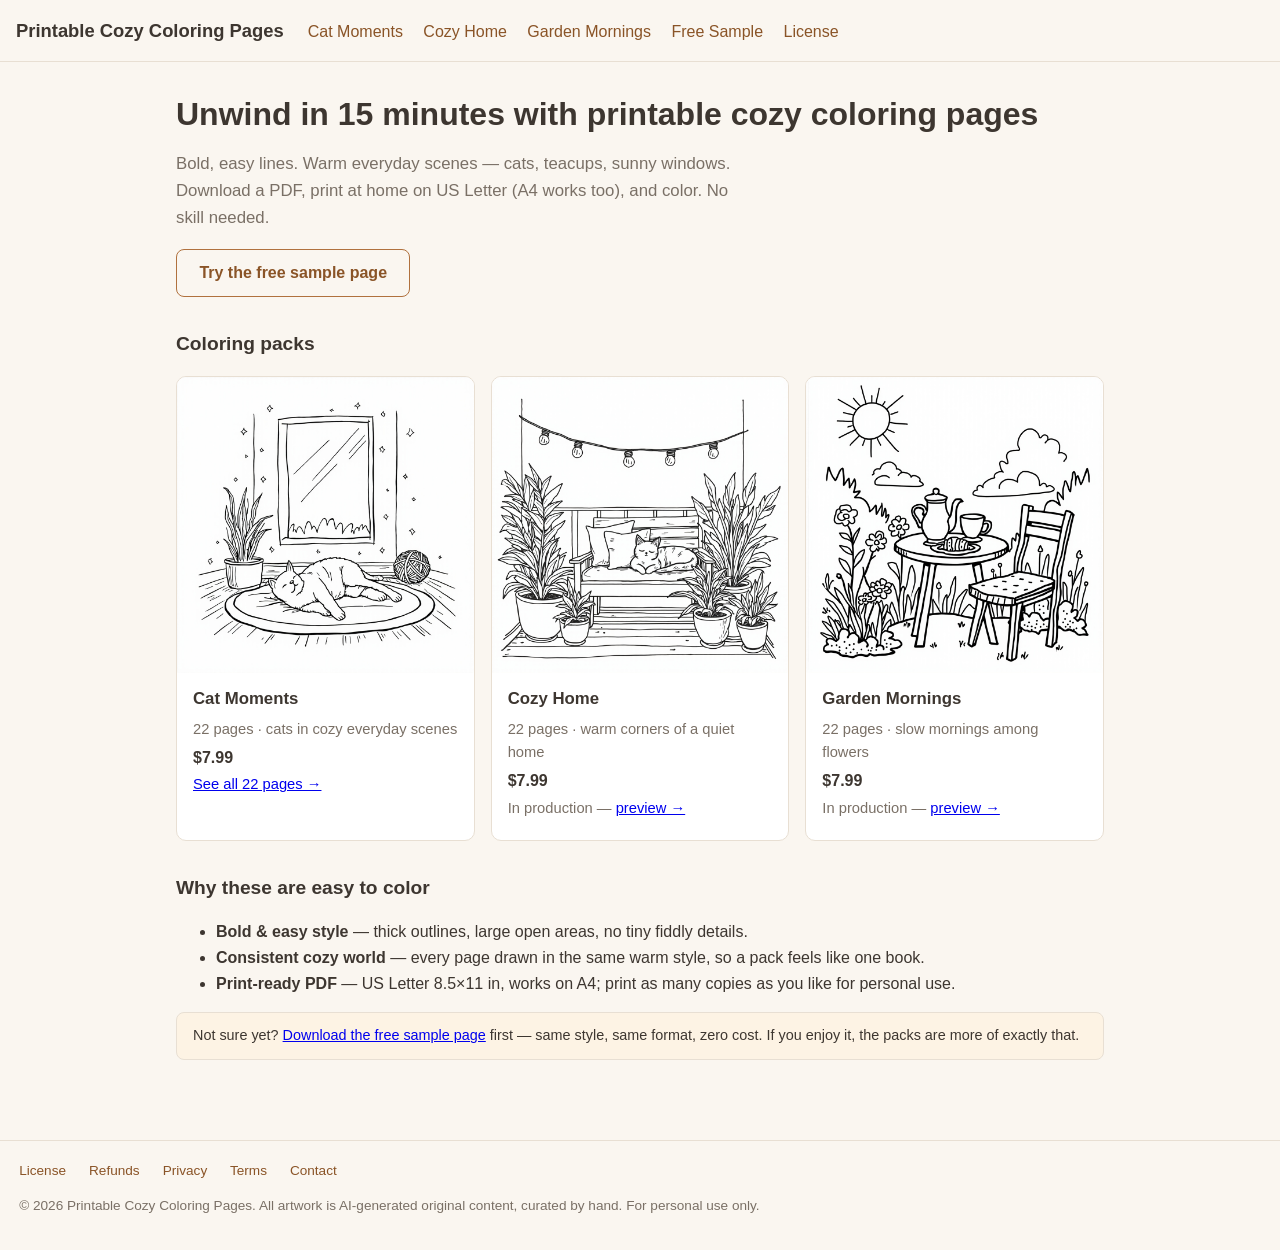
<file: index.html>
<!DOCTYPE html>
<html lang="en">
<head>
<meta charset="utf-8">
<meta name="viewport" content="width=device-width, initial-scale=1">
<title>Printable Cozy Coloring Pages — Bold &amp; Easy, Instant PDF</title>
<meta name="description" content="Unwind in 15 minutes with printable cozy coloring pages — bold, easy lines, warm everyday scenes: cats, teacups, sunny windows. Download a PDF and print at home.">
<link rel="canonical" href="https://cozy.pulu.plus/">
<meta property="og:title" content="Printable Cozy Coloring Pages — Bold &amp; Easy, Instant PDF">
<meta property="og:description" content="Unwind in 15 minutes with printable cozy coloring pages — bold, easy lines, warm everyday scenes: cats, teacups, sunny windows. Download a PDF and print at home.">
<meta property="og:url" content="https://cozy.pulu.plus/">
<meta property="og:type" content="website">
<link rel="stylesheet" href="style.css">
</head>
<body>
<header class="site">
  <a class="brand" href="index.html">Printable Cozy Coloring Pages</a>
  <nav>
    <a href="cat-moments.html">Cat Moments</a>
    <a href="cozy-home.html">Cozy Home</a>
    <a href="garden-mornings.html">Garden Mornings</a>
    <a href="free-sample.html">Free Sample</a>
    <a href="license.html">License</a>
  </nav>
</header>

<main>
  <section class="hero">
    <h1>Unwind in 15 minutes with printable cozy coloring pages</h1>
    <p class="lede">Bold, easy lines. Warm everyday scenes — cats, teacups, sunny windows.
    Download a PDF, print at home on US Letter (A4 works too), and color. No skill needed.</p>
    <p><a class="btn secondary" href="free-sample.html">Try the free sample page</a></p>
  </section>

  <h2>Coloring packs</h2>
  <div class="grid">
    <div class="card">
      <a class="cover" href="cat-moments.html"><img src="../assets/packs/cat-moments/A5-sunbeam.jpg" alt="Cat napping in a sunbeam — Cat Moments pack cover"></a>
      <div class="body">
        <h3>Cat Moments</h3>
        <p>22 pages · cats in cozy everyday scenes</p>
        <p class="price">$7.99</p>
        <p><a href="cat-moments.html">See all 22 pages →</a></p>
      </div>
    </div>
    <div class="card">
      <a class="cover" href="cozy-home.html"><img src="../assets/samples/sample-06-balcony.jpg" alt="Balcony with plants — Cozy Home pack cover"></a>
      <div class="body">
        <h3>Cozy Home</h3>
        <p>22 pages · warm corners of a quiet home</p>
        <p class="price">$7.99</p>
        <p>In production — <a href="cozy-home.html">preview →</a></p>
      </div>
    </div>
    <div class="card">
      <a class="cover" href="garden-mornings.html"><img src="../assets/samples/sample-03-garden-breakfast.jpg" alt="Garden breakfast table — Garden Mornings pack cover"></a>
      <div class="body">
        <h3>Garden Mornings</h3>
        <p>22 pages · slow mornings among flowers</p>
        <p class="price">$7.99</p>
        <p>In production — <a href="garden-mornings.html">preview →</a></p>
      </div>
    </div>
  </div>

  <h2>Why these are easy to color</h2>
  <ul>
    <li><strong>Bold &amp; easy style</strong> — thick outlines, large open areas, no tiny fiddly details.</li>
    <li><strong>Consistent cozy world</strong> — every page drawn in the same warm style, so a pack feels like one book.</li>
    <li><strong>Print-ready PDF</strong> — US Letter 8.5×11 in, works on A4; print as many copies as you like for personal use.</li>
  </ul>

  <div class="note">
    Not sure yet? <a href="free-sample.html">Download the free sample page</a> first — same style,
    same format, zero cost. If you enjoy it, the packs are more of exactly that.
  </div>
</main>

<footer class="site">
  <nav>
    <a href="license.html">License</a>
    <a href="refund.html">Refunds</a>
    <a href="privacy.html">Privacy</a>
    <a href="terms.html">Terms</a>
    <a href="contact.html">Contact</a>
  </nav>
  <p>© 2026 Printable Cozy Coloring Pages. All artwork is AI-generated original content, curated by hand. For personal use only.</p>
</footer>
</body>
</html>
</file>
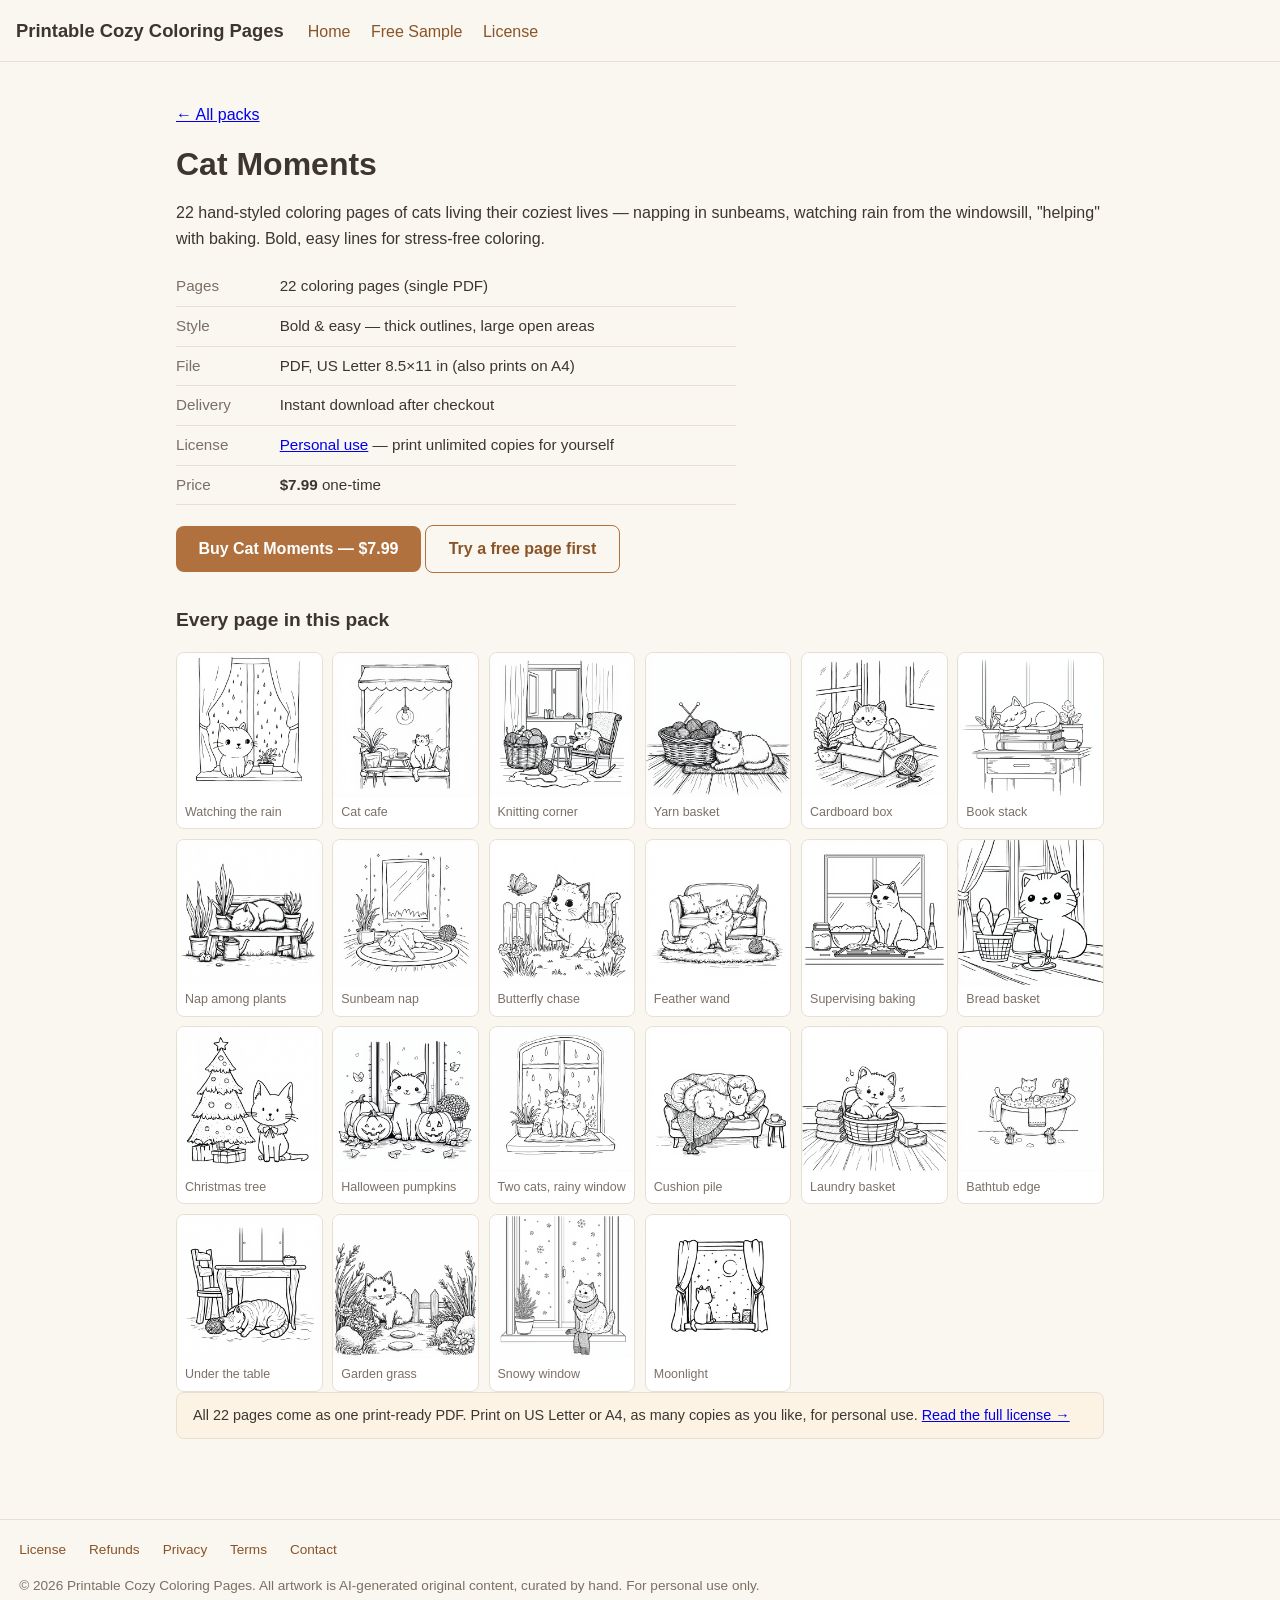
<file: cat-moments.html>
<!DOCTYPE html>
<html lang="en">
<head>
<meta charset="utf-8">
<meta name="viewport" content="width=device-width, initial-scale=1">
<title>Cat Moments — 22 Printable Coloring Pages ($7.99)</title>
<meta name="description" content="22 printable coloring pages of cats in cozy everyday scenes — yarn baskets, sunny windowsills, bathtub naps. Bold &amp; easy lines, instant PDF download, print at home. $7.99.">
<link rel="canonical" href="https://cozy.pulu.plus/cat-moments.html">
<meta property="og:title" content="Cat Moments — 22 Printable Coloring Pages ($7.99)">
<meta property="og:description" content="22 printable coloring pages of cats in cozy everyday scenes — yarn baskets, sunny windowsills, bathtub naps. Bold &amp; easy lines, instant PDF download, print at home. $7.99.">
<meta property="og:url" content="https://cozy.pulu.plus/cat-moments.html">
<meta property="og:type" content="website">
<meta property="og:image" content="https://cozy.pulu.plus/assets/samples/sample-02-cat-window.jpg">
<link rel="stylesheet" href="style.css">
</head>
<body>
<header class="site">
  <a class="brand" href="index.html">Printable Cozy Coloring Pages</a>
  <nav>
    <a href="index.html">Home</a>
    <a href="free-sample.html">Free Sample</a>
    <a href="license.html">License</a>
  </nav>
</header>

<main>
  <p><a href="index.html">← All packs</a></p>
  <h1>Cat Moments</h1>
  <p class="lede">22 hand-styled coloring pages of cats living their coziest lives — napping in
  sunbeams, watching rain from the windowsill, "helping" with baking. Bold, easy lines for
  stress-free coloring.</p>

  <table class="spec-table">
    <tr><td>Pages</td><td>22 coloring pages (single PDF)</td></tr>
    <tr><td>Style</td><td>Bold &amp; easy — thick outlines, large open areas</td></tr>
    <tr><td>File</td><td>PDF, US Letter 8.5×11 in (also prints on A4)</td></tr>
    <tr><td>Delivery</td><td>Instant download after checkout</td></tr>
    <tr><td>License</td><td><a href="license.html">Personal use</a> — print unlimited copies for yourself</td></tr>
    <tr><td>Price</td><td><strong>$7.99</strong> one-time</td></tr>
  </table>

  <p style="margin-top:1.2rem">
    <a class="btn" href="#" data-checkout-product="PROD_6fKMDvaYbG8PzTMGIL0THs">Buy Cat Moments — $7.99</a>
    <a class="btn secondary" href="free-sample.html">Try a free page first</a>
  </p>

  <h2>Every page in this pack</h2>
  <div class="thumbs">
    <figure><img src="../assets/samples/sample-02-cat-window.jpg" alt="Cat watching rain from the window"><figcaption>Watching the rain</figcaption></figure>
    <figure><img src="../assets/samples/sample-04-cat-cafe.jpg" alt="Cat at a window seat in a cat cafe"><figcaption>Cat cafe</figcaption></figure>
    <figure><img src="../assets/samples/sample-09-knitting.jpg" alt="Cat in a knitting corner"><figcaption>Knitting corner</figcaption></figure>
    <figure><img src="../assets/packs/cat-moments/A1-yarn-basket.jpg" alt="Cat beside a yarn basket"><figcaption>Yarn basket</figcaption></figure>
    <figure><img src="../assets/packs/cat-moments/A2-cardboard-box.jpg" alt="Cat sitting in a cardboard box"><figcaption>Cardboard box</figcaption></figure>
    <figure><img src="../assets/packs/cat-moments/A3-book-stack.jpg" alt="Cat lounging on a stack of books"><figcaption>Book stack</figcaption></figure>
    <figure><img src="../assets/packs/cat-moments/A4-plants-nap.jpg" alt="Cat napping among potted plants"><figcaption>Nap among plants</figcaption></figure>
    <figure><img src="../assets/packs/cat-moments/A5-sunbeam.jpg" alt="Cat napping in a sunbeam"><figcaption>Sunbeam nap</figcaption></figure>
    <figure><img src="../assets/packs/cat-moments/A6-butterfly.jpg" alt="Cat chasing a butterfly"><figcaption>Butterfly chase</figcaption></figure>
    <figure><img src="../assets/packs/cat-moments/A7-feather-wand.jpg" alt="Cat playing with a feather wand"><figcaption>Feather wand</figcaption></figure>
    <figure><img src="../assets/packs/cat-moments/A8-baking-watch.jpg" alt="Cat supervising baking"><figcaption>Supervising baking</figcaption></figure>
    <figure><img src="../assets/packs/cat-moments/A9-bread-basket.jpg" alt="Cat beside a bread basket"><figcaption>Bread basket</figcaption></figure>
    <figure><img src="../assets/packs/cat-moments/A10-christmas-tree.jpg" alt="Cat beside a Christmas tree"><figcaption>Christmas tree</figcaption></figure>
    <figure><img src="../assets/packs/cat-moments/A11-halloween-pumpkins.jpg" alt="Cat between carved pumpkins"><figcaption>Halloween pumpkins</figcaption></figure>
    <figure><img src="../assets/packs/cat-moments/A12-two-cats-windowsill.jpg" alt="Two cats on a windowsill in the rain"><figcaption>Two cats, rainy window</figcaption></figure>
    <figure><img src="../assets/packs/cat-moments/A13-cushion-pile.jpg" alt="Cat in a pile of cushions"><figcaption>Cushion pile</figcaption></figure>
    <figure><img src="../assets/packs/cat-moments/A14-laundry-basket.jpg" alt="Cat in a wicker laundry basket"><figcaption>Laundry basket</figcaption></figure>
    <figure><img src="../assets/packs/cat-moments/A15-bathtub-edge.jpg" alt="Cat on the edge of a bathtub"><figcaption>Bathtub edge</figcaption></figure>
    <figure><img src="../assets/packs/cat-moments/A16-under-table.jpg" alt="Cat napping under the dining table"><figcaption>Under the table</figcaption></figure>
    <figure><img src="../assets/packs/cat-moments/A17-garden-grass.jpg" alt="Cat peeking through garden grass"><figcaption>Garden grass</figcaption></figure>
    <figure><img src="../assets/packs/cat-moments/A18-snowy-window.jpg" alt="Fluffy cat at a snowy window"><figcaption>Snowy window</figcaption></figure>
    <figure><img src="../assets/packs/cat-moments/A19-moonlight.jpg" alt="Cat by the window in moonlight"><figcaption>Moonlight</figcaption></figure>
  </div>

  <div class="note">
    All 22 pages come as one print-ready PDF. Print on US Letter or A4, as many copies as you
    like, for personal use. <a href="license.html">Read the full license →</a>
  </div>
</main>

<footer class="site">
  <nav>
    <a href="license.html">License</a>
    <a href="refund.html">Refunds</a>
    <a href="privacy.html">Privacy</a>
    <a href="terms.html">Terms</a>
    <a href="contact.html">Contact</a>
  </nav>
  <p>© 2026 Printable Cozy Coloring Pages. All artwork is AI-generated original content, curated by hand. For personal use only.</p>
</footer>
<script src="checkout.js"></script>
</body>
</html>
</file>
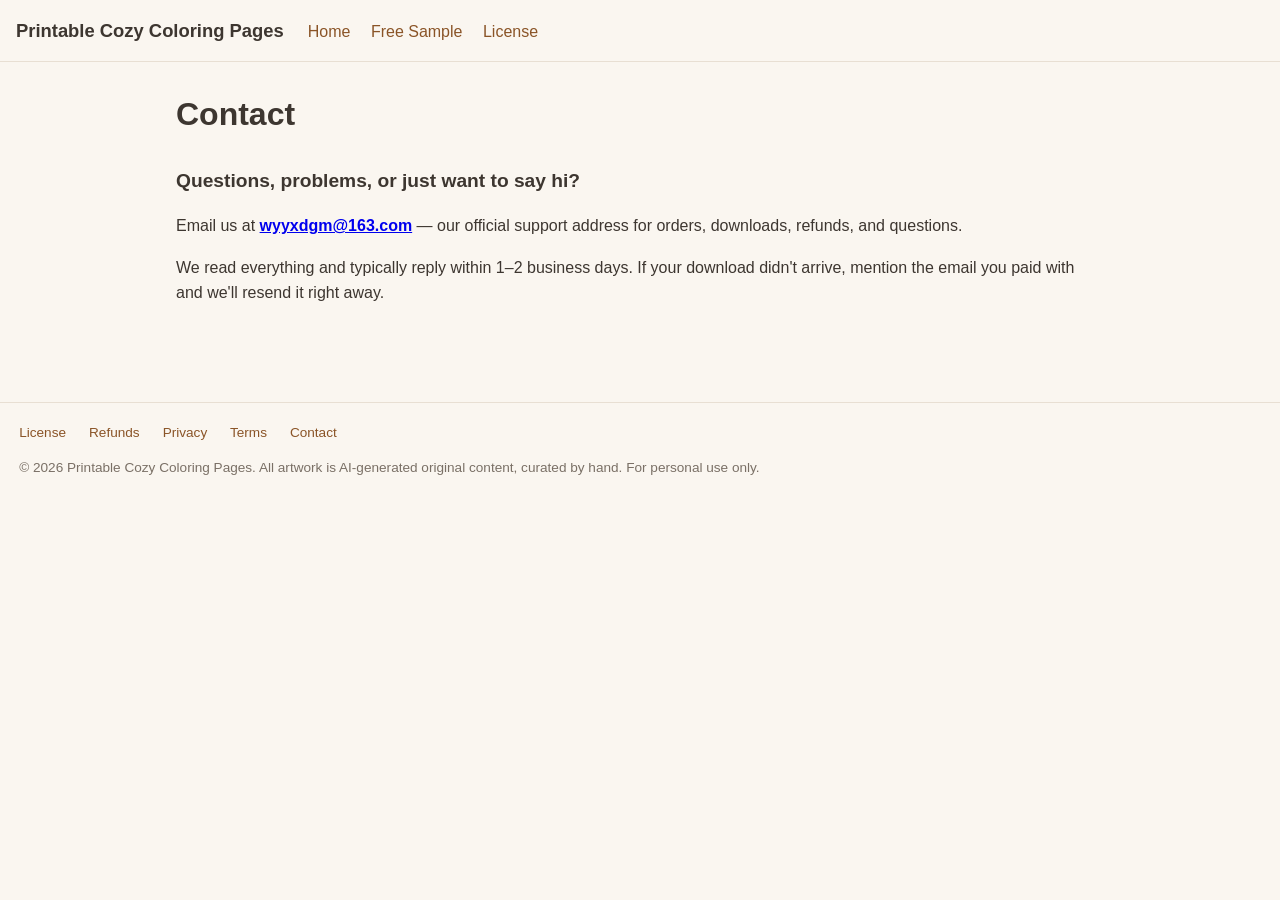
<file: contact.html>
<!DOCTYPE html>
<html lang="en">
<head>
<meta charset="utf-8">
<meta name="viewport" content="width=device-width, initial-scale=1">
<title>Contact</title>
<meta name="description" content="Contact Cozy Line Studio — questions about orders, downloads, or licensing. Email wyyxdgm@163.com.">
<link rel="canonical" href="https://cozy.pulu.plus/contact.html">
<meta property="og:title" content="Contact">
<meta property="og:description" content="Contact Cozy Line Studio — questions about orders, downloads, or licensing. Email wyyxdgm@163.com.">
<meta property="og:url" content="https://cozy.pulu.plus/contact.html">
<meta property="og:type" content="website">
<link rel="stylesheet" href="style.css">
</head>
<body>
<header class="site">
  <a class="brand" href="index.html">Printable Cozy Coloring Pages</a>
  <nav>
    <a href="index.html">Home</a>
    <a href="free-sample.html">Free Sample</a>
    <a href="license.html">License</a>
  </nav>
</header>

<main>
  <h1>Contact</h1>

  <h2>Questions, problems, or just want to say hi?</h2>
  <p>Email us at <a href="mailto:wyyxdgm@163.com"><strong>wyyxdgm@163.com</strong></a> — our
  official support address for orders, downloads, refunds, and questions.</p>
  <p>We read everything and typically reply within 1–2 business days. If your download didn't
  arrive, mention the email you paid with and we'll resend it right away.</p>
</main>

<footer class="site">
  <nav>
    <a href="license.html">License</a>
    <a href="refund.html">Refunds</a>
    <a href="privacy.html">Privacy</a>
    <a href="terms.html">Terms</a>
    <a href="contact.html">Contact</a>
  </nav>
  <p>© 2026 Printable Cozy Coloring Pages. All artwork is AI-generated original content, curated by hand. For personal use only.</p>
</footer>
</body>
</html>
</file>
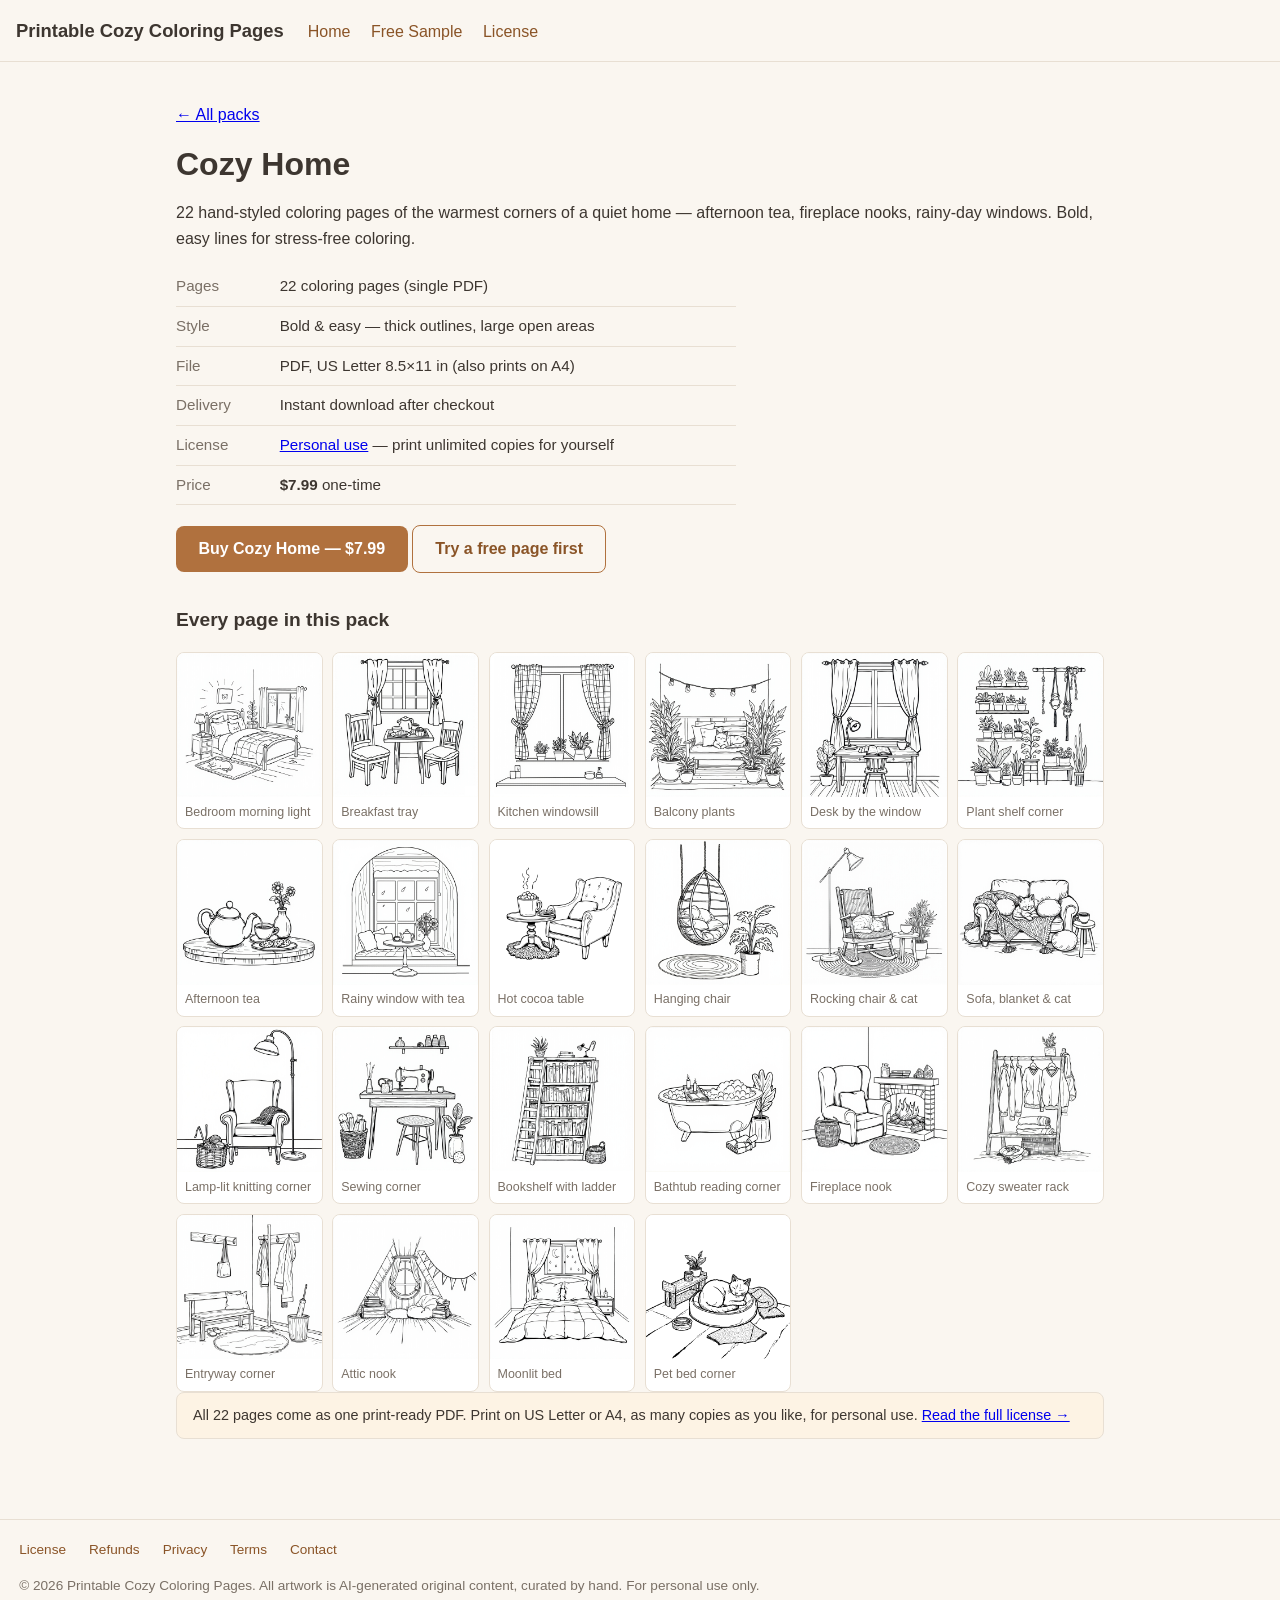
<file: cozy-home.html>
<!DOCTYPE html>
<html lang="en">
<head>
<meta charset="utf-8">
<meta name="viewport" content="width=device-width, initial-scale=1">
<title>Cozy Home — 22 Printable Coloring Pages ($7.99)</title>
<meta name="description" content="22 printable coloring pages of warm corners of a quiet home — fireplaces, cozy bedrooms, reading nooks. Bold &amp; easy lines, instant PDF download, print at home. $7.99.">
<link rel="canonical" href="https://cozy.pulu.plus/cozy-home.html">
<meta property="og:title" content="Cozy Home — 22 Printable Coloring Pages ($7.99)">
<meta property="og:description" content="22 printable coloring pages of warm corners of a quiet home — fireplaces, cozy bedrooms, reading nooks. Bold &amp; easy lines, instant PDF download, print at home. $7.99.">
<meta property="og:url" content="https://cozy.pulu.plus/cozy-home.html">
<meta property="og:type" content="website">
<meta property="og:image" content="https://cozy.pulu.plus/assets/samples/sample-08-cozy-bedroom.jpg">
<link rel="stylesheet" href="style.css">
</head>
<body>
<header class="site">
  <a class="brand" href="index.html">Printable Cozy Coloring Pages</a>
  <nav>
    <a href="index.html">Home</a>
    <a href="free-sample.html">Free Sample</a>
    <a href="license.html">License</a>
  </nav>
</header>

<main>
  <p><a href="index.html">← All packs</a></p>
  <h1>Cozy Home</h1>
  <p class="lede">22 hand-styled coloring pages of the warmest corners of a quiet home —
  afternoon tea, fireplace nooks, rainy-day windows. Bold, easy lines for stress-free coloring.</p>

  <table class="spec-table">
    <tr><td>Pages</td><td>22 coloring pages (single PDF)</td></tr>
    <tr><td>Style</td><td>Bold &amp; easy — thick outlines, large open areas</td></tr>
    <tr><td>File</td><td>PDF, US Letter 8.5×11 in (also prints on A4)</td></tr>
    <tr><td>Delivery</td><td>Instant download after checkout</td></tr>
    <tr><td>License</td><td><a href="license.html">Personal use</a> — print unlimited copies for yourself</td></tr>
    <tr><td>Price</td><td><strong>$7.99</strong> one-time</td></tr>
  </table>

  <p style="margin-top:1.2rem">
    <a class="btn" href="#" data-checkout-product="PROD_2M048ljy33nTlizXbjREx0">Buy Cozy Home — $7.99</a>
    <a class="btn secondary" href="free-sample.html">Try a free page first</a>
  </p>

  <h2>Every page in this pack</h2>
  <div class="thumbs">
    <figure><img src="../assets/samples/sample-08-cozy-bedroom.jpg" alt="Cozy bedroom in morning light"><figcaption>Bedroom morning light</figcaption></figure>
    <figure><img src="../assets/packs/cozy-home/B13-breakfast-tray.jpg" alt="Breakfast tray on a bed"><figcaption>Breakfast tray</figcaption></figure>
    <figure><img src="../assets/packs/cozy-home/B2-kitchen-windowsill.jpg" alt="Kitchen windowsill with plants and jars"><figcaption>Kitchen windowsill</figcaption></figure>
    <figure><img src="../assets/samples/sample-06-balcony.jpg" alt="Balcony with plants and a chair"><figcaption>Balcony plants</figcaption></figure>
    <figure><img src="../assets/packs/cozy-home/B5-window-desk.jpg" alt="Writing desk by the window"><figcaption>Desk by the window</figcaption></figure>
    <figure><img src="../assets/packs/cozy-home/B9-plant-shelf.jpg" alt="Shelf full of potted plants"><figcaption>Plant shelf corner</figcaption></figure>
    <figure><img src="../assets/samples/sample-05-tea-time.jpg" alt="Afternoon tea set on a table"><figcaption>Afternoon tea</figcaption></figure>
    <figure><img src="../assets/packs/cozy-home/B7-rainy-window-tea.jpg" alt="Rainy window with a cup of tea"><figcaption>Rainy window with tea</figcaption></figure>
    <figure><img src="../assets/packs/cozy-home/B18-hot-cocoa-table.jpg" alt="Hot cocoa mug on a small table"><figcaption>Hot cocoa table</figcaption></figure>
    <figure><img src="../assets/packs/cozy-home/B10-hanging-chair.jpg" alt="Hanging chair with cushions"><figcaption>Hanging chair</figcaption></figure>
    <figure><img src="../assets/packs/cozy-home/B11-rocking-chair-cat.jpg" alt="Rocking chair with a cat"><figcaption>Rocking chair &amp; cat</figcaption></figure>
    <figure><img src="../assets/packs/cozy-home/B4-sofa-blanket-cat.jpg" alt="Sofa with a blanket and a cat"><figcaption>Sofa, blanket &amp; cat</figcaption></figure>
    <figure><img src="../assets/packs/cozy-home/B6-knitting-lamp.jpg" alt="Knitting corner under a lamp"><figcaption>Lamp-lit knitting corner</figcaption></figure>
    <figure><img src="../assets/packs/cozy-home/B17-sewing-corner.jpg" alt="Sewing corner with fabric and buttons"><figcaption>Sewing corner</figcaption></figure>
    <figure><img src="../assets/packs/cozy-home/B12-bookshelf-ladder.jpg" alt="Tall bookshelf with a ladder"><figcaption>Bookshelf with ladder</figcaption></figure>
    <figure><img src="../assets/packs/cozy-home/B3-bathtub-reading.jpg" alt="Bathtub reading corner with a book"><figcaption>Bathtub reading corner</figcaption></figure>
    <figure><img src="../assets/packs/cozy-home/B1-fireplace-corner.jpg" alt="Fireplace nook with an armchair"><figcaption>Fireplace nook</figcaption></figure>
    <figure><img src="../assets/packs/cozy-home/B19-sweater-rack.jpg" alt="Wooden rack with folded sweaters"><figcaption>Cozy sweater rack</figcaption></figure>
    <figure><img src="../assets/packs/cozy-home/B15-entryway-corner.jpg" alt="Entryway with boots and a bench"><figcaption>Entryway corner</figcaption></figure>
    <figure><img src="../assets/packs/cozy-home/B8-attic-nook.jpg" alt="Attic reading nook under a sloped roof"><figcaption>Attic nook</figcaption></figure>
    <figure><img src="../assets/packs/cozy-home/B16-moonlight-bed.jpg" alt="Bed by a window in moonlight"><figcaption>Moonlit bed</figcaption></figure>
    <figure><img src="../assets/packs/cozy-home/B14-pet-bed-corner.jpg" alt="Pet bed in a cozy corner"><figcaption>Pet bed corner</figcaption></figure>
  </div>

  <div class="note">
    All 22 pages come as one print-ready PDF. Print on US Letter or A4, as many copies as you
    like, for personal use. <a href="license.html">Read the full license →</a>
  </div>
</main>

<footer class="site">
  <nav>
    <a href="license.html">License</a>
    <a href="refund.html">Refunds</a>
    <a href="privacy.html">Privacy</a>
    <a href="terms.html">Terms</a>
    <a href="contact.html">Contact</a>
  </nav>
  <p>© 2026 Printable Cozy Coloring Pages. All artwork is AI-generated original content, curated by hand. For personal use only.</p>
</footer>
<script src="checkout.js"></script>
</body>
</html>
</file>
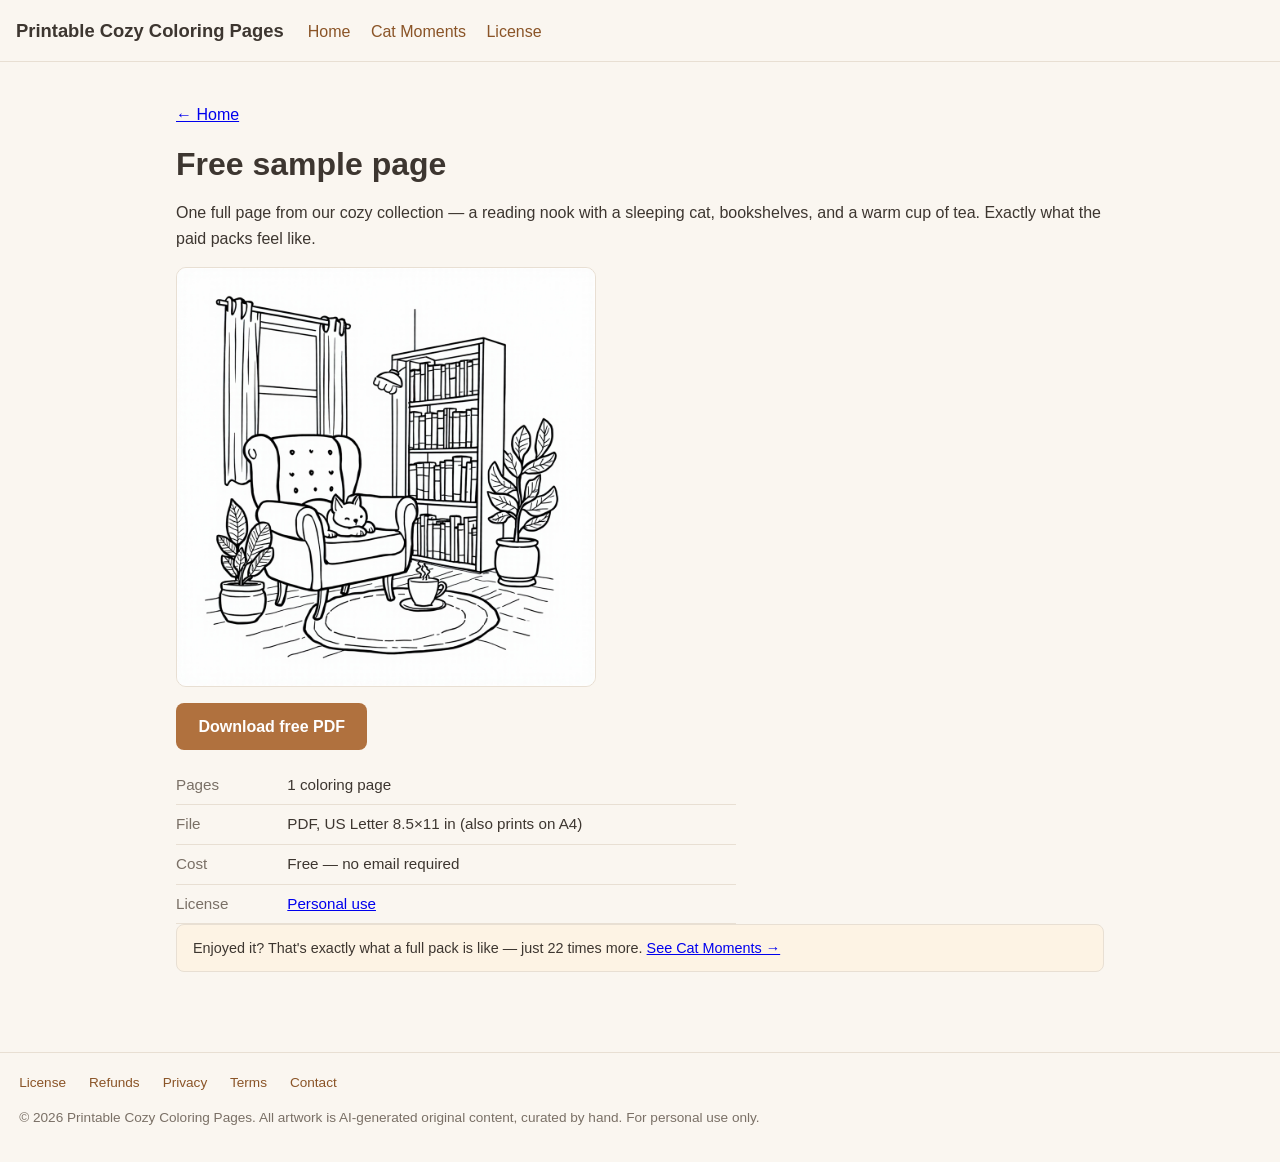
<file: free-sample.html>
<!DOCTYPE html>
<html lang="en">
<head>
<meta charset="utf-8">
<meta name="viewport" content="width=device-width, initial-scale=1">
<title>Free Sample Coloring Page — Reading Nook (Printable PDF)</title>
<meta name="description" content="Try a free printable cozy coloring page — a reading nook with a sleeping cat, bookshelves, and a warm cup of tea. Exactly what the paid packs feel like.">
<link rel="canonical" href="https://cozy.pulu.plus/free-sample.html">
<meta property="og:title" content="Free Sample Coloring Page — Reading Nook (Printable PDF)">
<meta property="og:description" content="Try a free printable cozy coloring page — a reading nook with a sleeping cat, bookshelves, and a warm cup of tea. Exactly what the paid packs feel like.">
<meta property="og:url" content="https://cozy.pulu.plus/free-sample.html">
<meta property="og:type" content="website">
<meta property="og:image" content="https://cozy.pulu.plus/assets/samples/sample-01-reading-nook.jpg">
<link rel="stylesheet" href="style.css">
</head>
<body>
<header class="site">
  <a class="brand" href="index.html">Printable Cozy Coloring Pages</a>
  <nav>
    <a href="index.html">Home</a>
    <a href="cat-moments.html">Cat Moments</a>
    <a href="license.html">License</a>
  </nav>
</header>

<main>
  <p><a href="index.html">← Home</a></p>
  <h1>Free sample page</h1>
  <p class="lede">One full page from our cozy collection — a reading nook with a sleeping cat,
  bookshelves, and a warm cup of tea. Exactly what the paid packs feel like.</p>

  <p><img src="../assets/samples/sample-01-reading-nook.jpg"
          alt="Reading nook coloring page: armchair with sleeping cat, bookshelf, plants and tea"
          style="max-width:420px;width:100%;border:1px solid #e8dfd3;border-radius:10px;display:block"></p>

  <p>
    <a class="btn" href="../assets/pdf/free-sample-reading-nook-letter.pdf" download>Download free PDF</a>
  </p>

  <table class="spec-table">
    <tr><td>Pages</td><td>1 coloring page</td></tr>
    <tr><td>File</td><td>PDF, US Letter 8.5×11 in (also prints on A4)</td></tr>
    <tr><td>Cost</td><td>Free — no email required</td></tr>
    <tr><td>License</td><td><a href="license.html">Personal use</a></td></tr>
  </table>

  <div class="note">
    Enjoyed it? That's exactly what a full pack is like — just 22 times more.
    <a href="cat-moments.html">See Cat Moments →</a>
  </div>
</main>

<footer class="site">
  <nav>
    <a href="license.html">License</a>
    <a href="refund.html">Refunds</a>
    <a href="privacy.html">Privacy</a>
    <a href="terms.html">Terms</a>
    <a href="contact.html">Contact</a>
  </nav>
  <p>© 2026 Printable Cozy Coloring Pages. All artwork is AI-generated original content, curated by hand. For personal use only.</p>
</footer>
</body>
</html>
</file>
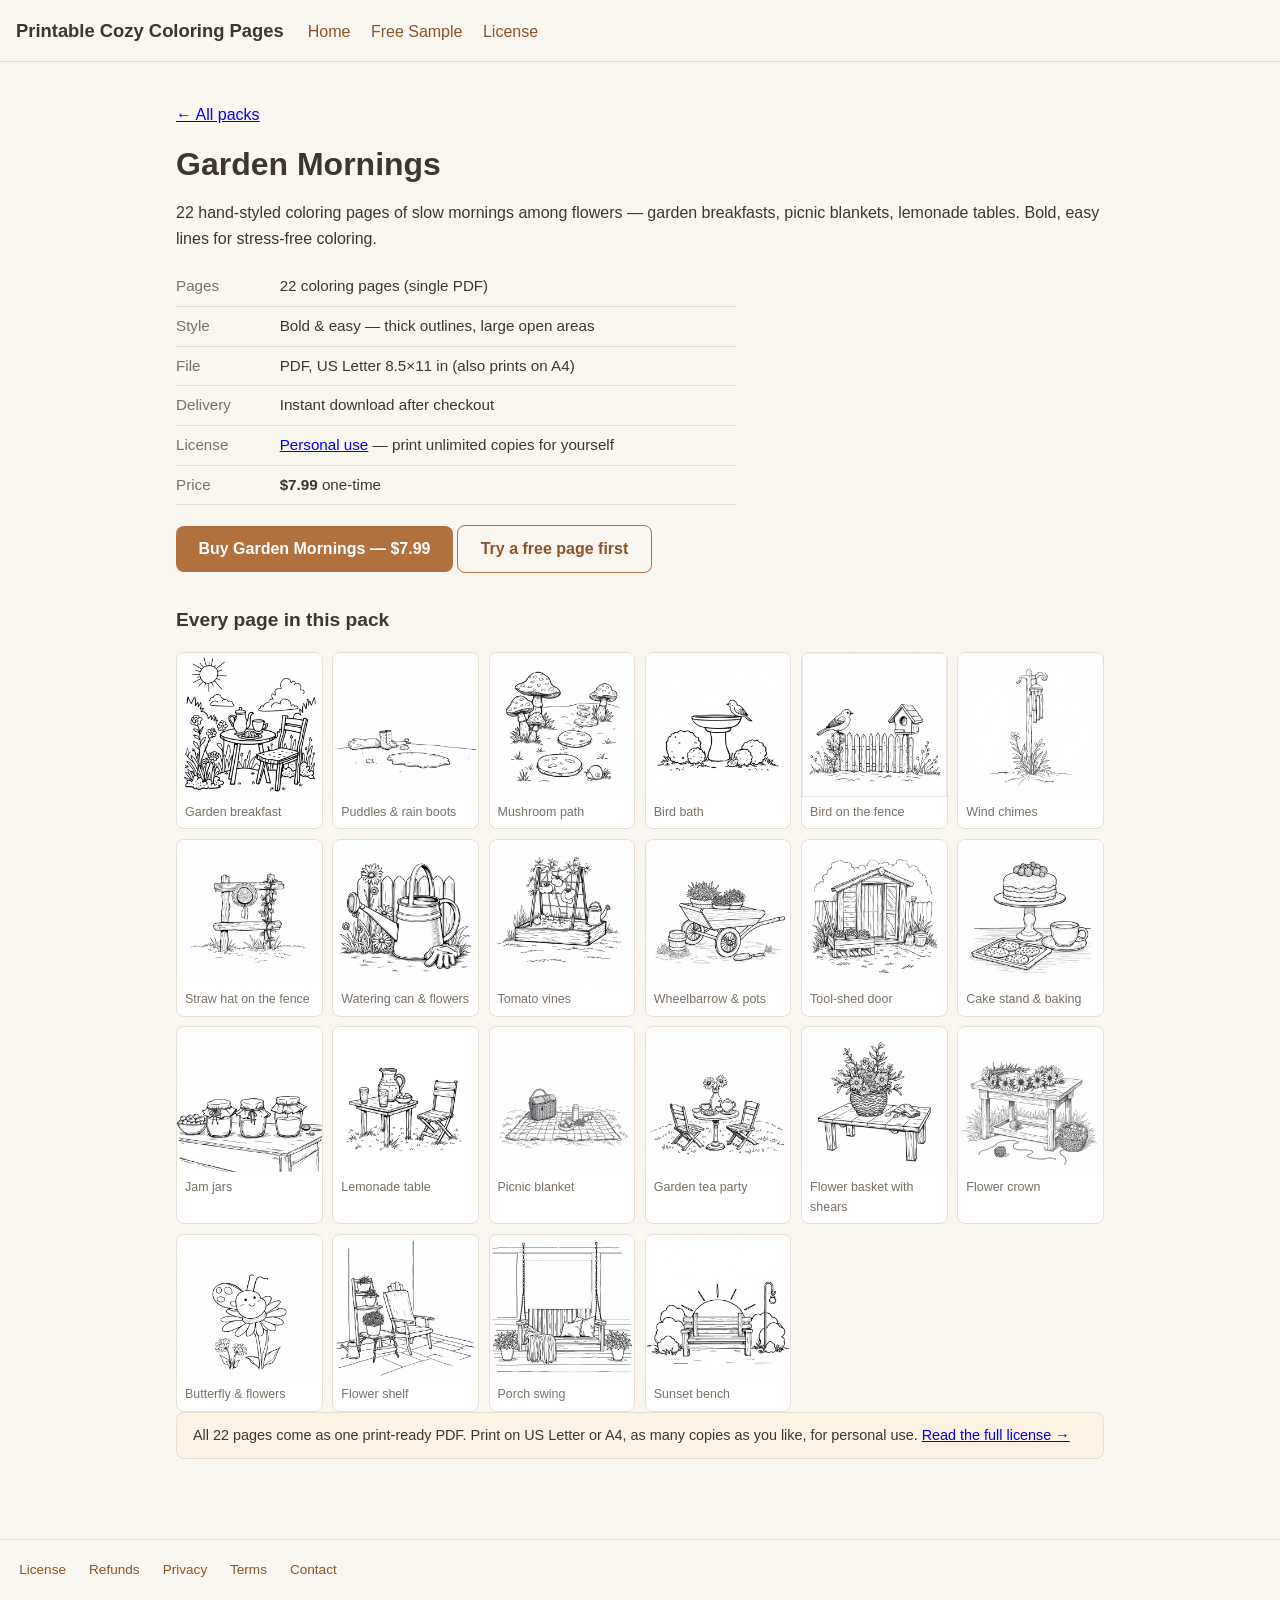
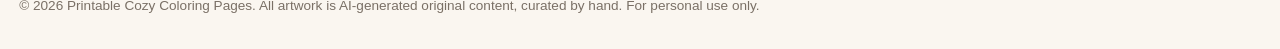
<file: garden-mornings.html>
<!DOCTYPE html>
<html lang="en">
<head>
<meta charset="utf-8">
<meta name="viewport" content="width=device-width, initial-scale=1">
<title>Garden Mornings — 22 Printable Coloring Pages ($7.99)</title>
<meta name="description" content="22 printable coloring pages of slow mornings among flowers. Bold &amp; easy lines, instant PDF download, print at home. $7.99.">
<link rel="canonical" href="https://cozy.pulu.plus/garden-mornings.html">
<meta property="og:title" content="Garden Mornings — 22 Printable Coloring Pages ($7.99)">
<meta property="og:description" content="22 printable coloring pages of slow mornings among flowers. Bold &amp; easy lines, instant PDF download, print at home. $7.99.">
<meta property="og:url" content="https://cozy.pulu.plus/garden-mornings.html">
<meta property="og:type" content="website">
<meta property="og:image" content="https://cozy.pulu.plus/assets/samples/sample-03-garden-breakfast.jpg">
<link rel="stylesheet" href="style.css">
</head>
<body>
<header class="site">
  <a class="brand" href="index.html">Printable Cozy Coloring Pages</a>
  <nav>
    <a href="index.html">Home</a>
    <a href="free-sample.html">Free Sample</a>
    <a href="license.html">License</a>
  </nav>
</header>

<main>
  <p><a href="index.html">← All packs</a></p>
  <h1>Garden Mornings</h1>
  <p class="lede">22 hand-styled coloring pages of slow mornings among flowers — garden breakfasts,
  picnic blankets, lemonade tables. Bold, easy lines for stress-free coloring.</p>

  <table class="spec-table">
    <tr><td>Pages</td><td>22 coloring pages (single PDF)</td></tr>
    <tr><td>Style</td><td>Bold &amp; easy — thick outlines, large open areas</td></tr>
    <tr><td>File</td><td>PDF, US Letter 8.5×11 in (also prints on A4)</td></tr>
    <tr><td>Delivery</td><td>Instant download after checkout</td></tr>
    <tr><td>License</td><td><a href="license.html">Personal use</a> — print unlimited copies for yourself</td></tr>
    <tr><td>Price</td><td><strong>$7.99</strong> one-time</td></tr>
  </table>

  <p style="margin-top:1.2rem">
    <a class="btn" href="#" data-checkout-product="PROD_0xhh267L5H01Csbrb6ikYV">Buy Garden Mornings — $7.99</a>
    <a class="btn secondary" href="free-sample.html">Try a free page first</a>
  </p>

  <h2>Every page in this pack</h2>
  <div class="thumbs">
    <figure><img src="../assets/samples/sample-03-garden-breakfast.jpg" alt="Breakfast table in the garden"><figcaption>Garden breakfast</figcaption></figure>
    <figure><img src="../assets/packs/garden-mornings/C12-puddle-rain-boots.jpg" alt="Rain boots by a puddle with an umbrella"><figcaption>Puddles &amp; rain boots</figcaption></figure>
    <figure><img src="../assets/packs/garden-mornings/C13-mushroom-path.jpg" alt="Stepping stone path with big spotted mushrooms and a snail"><figcaption>Mushroom path</figcaption></figure>
    <figure><img src="../assets/packs/garden-mornings/C5-birdbath.jpg" alt="Bird bath with a small bird"><figcaption>Bird bath</figcaption></figure>
    <figure><img src="../assets/packs/garden-mornings/C14-bird-on-fence.jpg" alt="Songbird on a picket fence by a birdhouse"><figcaption>Bird on the fence</figcaption></figure>
    <figure><img src="../assets/packs/garden-mornings/C11-wind-chimes.jpg" alt="Wind chimes on a pole among flowers"><figcaption>Wind chimes</figcaption></figure>
    <figure><img src="../assets/packs/garden-mornings/C20-straw-hat-fence.jpg" alt="Straw hat with a ribbon hanging on a fence post"><figcaption>Straw hat on the fence</figcaption></figure>
    <figure><img src="../assets/packs/garden-mornings/C3-watering-can-flowers.jpg" alt="Watering can surrounded by flowers"><figcaption>Watering can &amp; flowers</figcaption></figure>
    <figure><img src="../assets/packs/garden-mornings/C7-tomato-trellis.jpg" alt="Tomato vines on a trellis"><figcaption>Tomato vines</figcaption></figure>
    <figure><img src="../assets/packs/garden-mornings/C19-wheelbarrow-pots.jpg" alt="Wooden wheelbarrow with flower pots"><figcaption>Wheelbarrow &amp; pots</figcaption></figure>
    <figure><img src="../assets/packs/garden-mornings/C8-toolshed-door.jpg" alt="Tool-shed door with hanging tools"><figcaption>Tool-shed door</figcaption></figure>
    <figure><img src="../assets/samples/sample-07-baking.jpg" alt="Home baking scene with a cake stand"><figcaption>Cake stand &amp; baking</figcaption></figure>
    <figure><img src="../assets/packs/garden-mornings/C16-jam-jars.jpg" alt="Jam jars with cloth covers on a garden table"><figcaption>Jam jars</figcaption></figure>
    <figure><img src="../assets/packs/garden-mornings/C9-lemonade-table.jpg" alt="Lemonade pitcher and cups on a table"><figcaption>Lemonade table</figcaption></figure>
    <figure><img src="../assets/packs/garden-mornings/C1-picnic-blanket.jpg" alt="Picnic blanket with a basket in the grass"><figcaption>Picnic blanket</figcaption></figure>
    <figure><img src="../assets/packs/garden-mornings/C15-garden-tea-party.jpg" alt="Garden tea party table with teapot and cups"><figcaption>Garden tea party</figcaption></figure>
    <figure><img src="../assets/packs/garden-mornings/C4-flower-basket-scissors.jpg" alt="Flower basket with garden shears"><figcaption>Flower basket with shears</figcaption></figure>
    <figure><img src="../assets/packs/garden-mornings/C17-flower-crown.jpg" alt="Half-woven daisy crown on a table with loose flowers"><figcaption>Flower crown</figcaption></figure>
    <figure><img src="../assets/packs/garden-mornings/C6-butterfly-flower.jpg" alt="Butterfly on a large flower"><figcaption>Butterfly &amp; flowers</figcaption></figure>
    <figure><img src="../assets/packs/garden-mornings/C2-flower-shelf.jpg" alt="Shelf of potted flowers"><figcaption>Flower shelf</figcaption></figure>
    <figure><img src="../assets/packs/garden-mornings/C10-porch-swing.jpg" alt="Porch swing on chains with cushions"><figcaption>Porch swing</figcaption></figure>
    <figure><img src="../assets/packs/garden-mornings/C18-sunset-bench.jpg" alt="Garden bench before a setting sun"><figcaption>Sunset bench</figcaption></figure>
  </div>

  <div class="note">
    All 22 pages come as one print-ready PDF. Print on US Letter or A4, as many copies as you
    like, for personal use. <a href="license.html">Read the full license →</a>
  </div>
</main>

<footer class="site">
  <nav>
    <a href="license.html">License</a>
    <a href="refund.html">Refunds</a>
    <a href="privacy.html">Privacy</a>
    <a href="terms.html">Terms</a>
    <a href="contact.html">Contact</a>
  </nav>
  <p>© 2026 Printable Cozy Coloring Pages. All artwork is AI-generated original content, curated by hand. For personal use only.</p>
</footer>
<script src="checkout.js"></script>
</body>
</html>
</file>
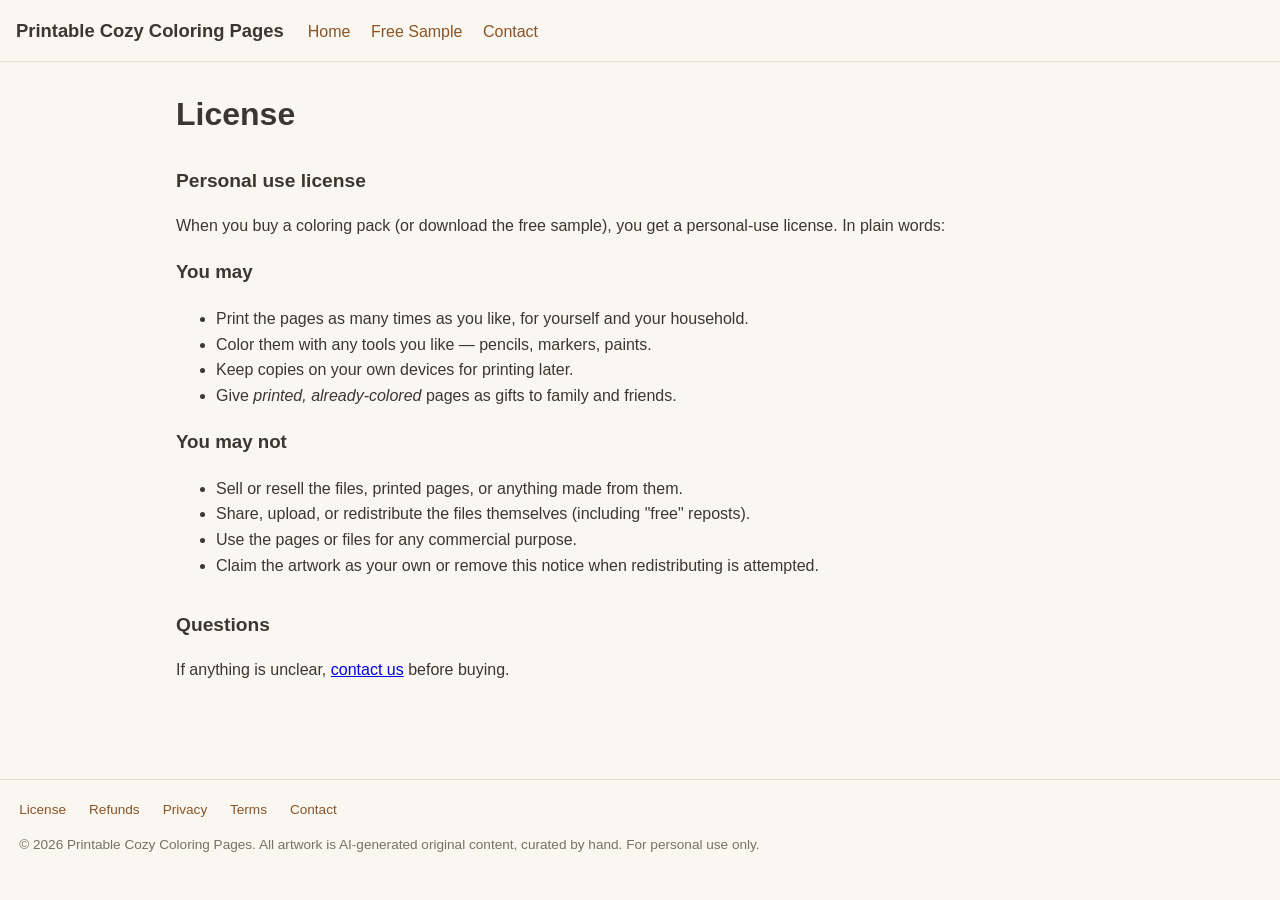
<file: license.html>
<!DOCTYPE html>
<html lang="en">
<head>
<meta charset="utf-8">
<meta name="viewport" content="width=device-width, initial-scale=1">
<title>License — Personal Use</title>
<meta name="description" content="License terms for Cozy Line Studio printable coloring pages — personal use and what you can do with your download.">
<link rel="canonical" href="https://cozy.pulu.plus/license.html">
<meta property="og:title" content="License — Personal Use">
<meta property="og:description" content="License terms for Cozy Line Studio printable coloring pages — personal use and what you can do with your download.">
<meta property="og:url" content="https://cozy.pulu.plus/license.html">
<meta property="og:type" content="website">
<link rel="stylesheet" href="style.css">
</head>
<body>
<header class="site">
  <a class="brand" href="index.html">Printable Cozy Coloring Pages</a>
  <nav>
    <a href="index.html">Home</a>
    <a href="free-sample.html">Free Sample</a>
    <a href="contact.html">Contact</a>
  </nav>
</header>

<main>
  <h1>License</h1>

  <h2>Personal use license</h2>
  <p>When you buy a coloring pack (or download the free sample), you get a personal-use license.
  In plain words:</p>
  <h3>You may</h3>
  <ul>
    <li>Print the pages as many times as you like, for yourself and your household.</li>
    <li>Color them with any tools you like — pencils, markers, paints.</li>
    <li>Keep copies on your own devices for printing later.</li>
    <li>Give <em>printed, already-colored</em> pages as gifts to family and friends.</li>
  </ul>
  <h3>You may not</h3>
  <ul>
    <li>Sell or resell the files, printed pages, or anything made from them.</li>
    <li>Share, upload, or redistribute the files themselves (including "free" reposts).</li>
    <li>Use the pages or files for any commercial purpose.</li>
    <li>Claim the artwork as your own or remove this notice when redistributing is attempted.</li>
  </ul>

  <h2>Questions</h2>
  <p>If anything is unclear, <a href="contact.html">contact us</a> before buying.</p>
</main>

<footer class="site">
  <nav>
    <a href="license.html">License</a>
    <a href="refund.html">Refunds</a>
    <a href="privacy.html">Privacy</a>
    <a href="terms.html">Terms</a>
    <a href="contact.html">Contact</a>
  </nav>
  <p>© 2026 Printable Cozy Coloring Pages. All artwork is AI-generated original content, curated by hand. For personal use only.</p>
</footer>
</body>
</html>
</file>
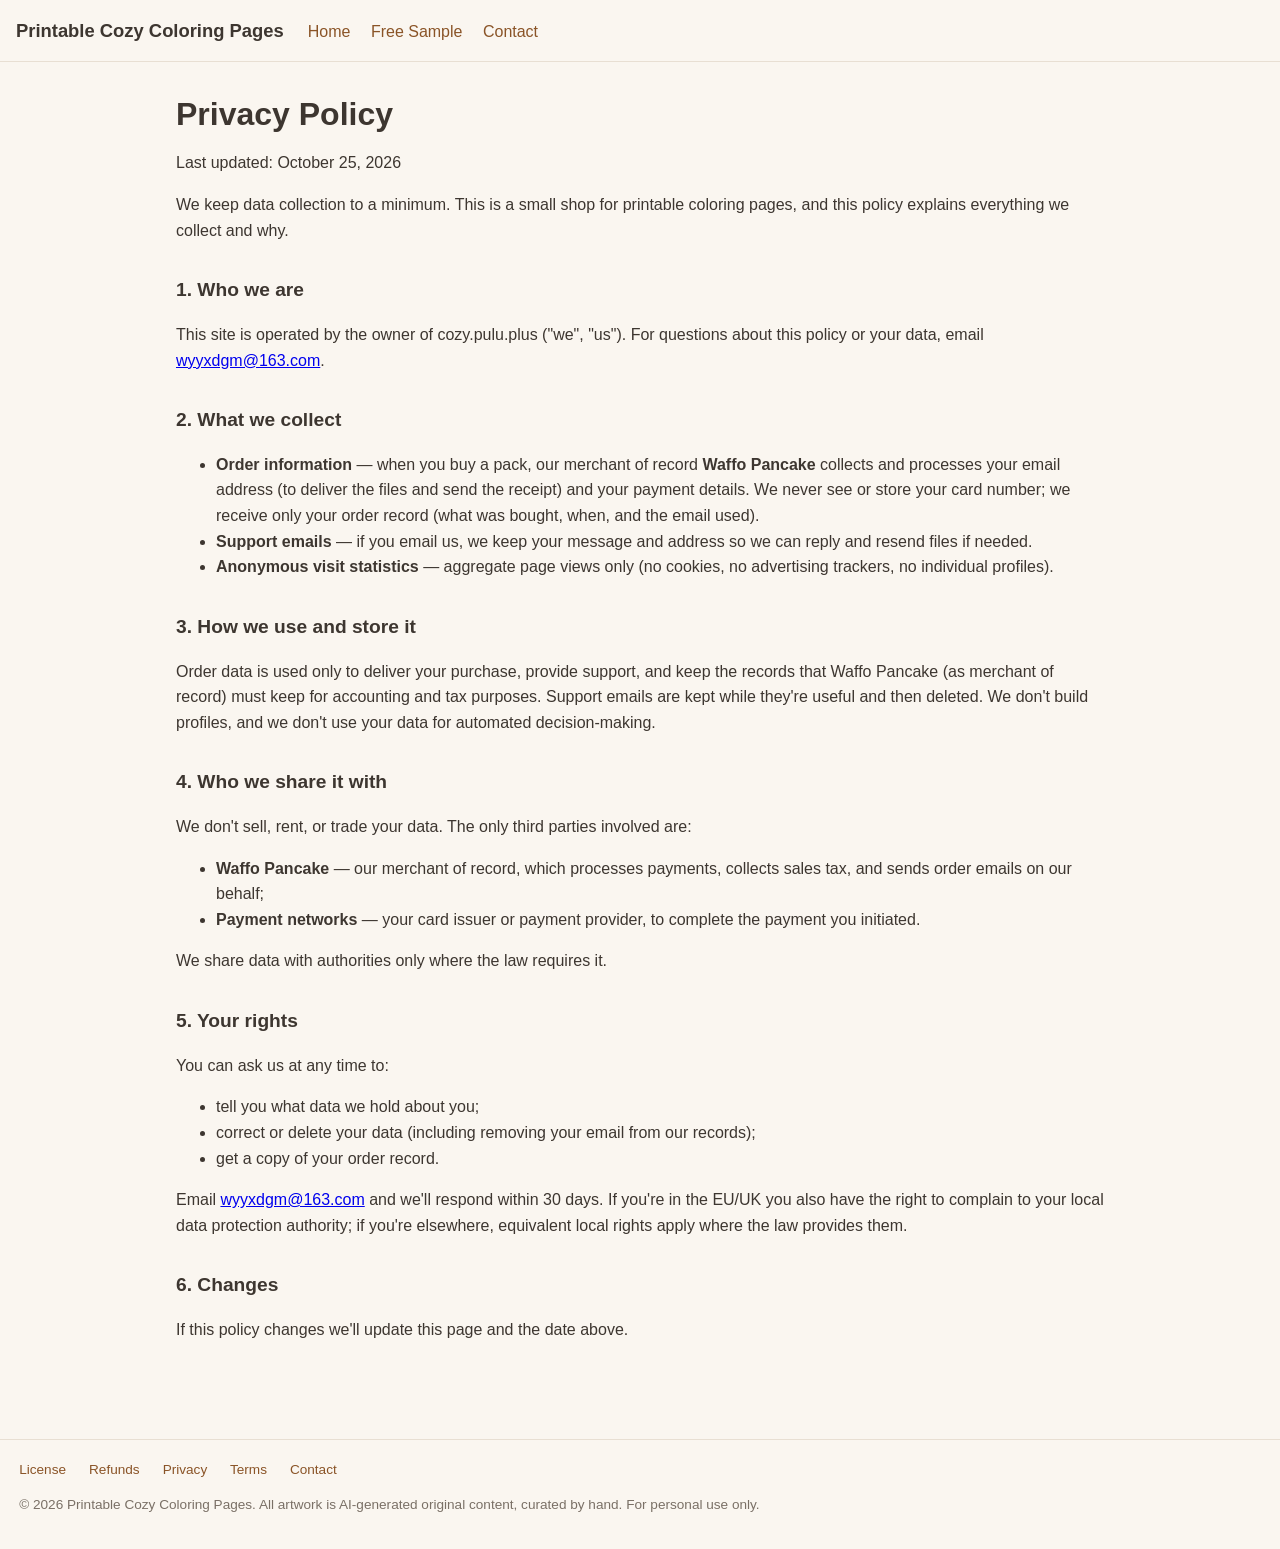
<file: privacy.html>
<!DOCTYPE html>
<html lang="en">
<head>
<meta charset="utf-8">
<meta name="viewport" content="width=device-width, initial-scale=1">
<title>Privacy Policy</title>
<meta name="description" content="Privacy policy for Cozy Line Studio printable coloring pages — what data we collect and your rights.">
<link rel="canonical" href="https://cozy.pulu.plus/privacy.html">
<meta property="og:title" content="Privacy Policy">
<meta property="og:description" content="Privacy policy for Cozy Line Studio printable coloring pages — what data we collect and your rights.">
<meta property="og:url" content="https://cozy.pulu.plus/privacy.html">
<meta property="og:type" content="website">
<link rel="stylesheet" href="style.css">
</head>
<body>

<header class="site">
  <a class="brand" href="index.html">Printable Cozy Coloring Pages</a>
  <nav>
    <a href="index.html">Home</a>
    <a href="free-sample.html">Free Sample</a>
    <a href="contact.html">Contact</a>
  </nav>
</header>

<main>
  <h1>Privacy Policy</h1>

  <p>Last updated: October 25, 2026</p>

  <p>We keep data collection to a minimum. This is a small shop for printable coloring
  pages, and this policy explains everything we collect and why.</p>

  <h2>1. Who we are</h2>
  <p>This site is operated by the owner of cozy.pulu.plus ("we", "us"). For questions about
  this policy or your data, email <a href="mailto:wyyxdgm@163.com">wyyxdgm@163.com</a>.</p>

  <h2>2. What we collect</h2>
  <ul>
    <li><strong>Order information</strong> — when you buy a pack, our merchant of record
    <strong>Waffo Pancake</strong> collects and processes your email address (to deliver the
    files and send the receipt) and your payment details. We never see or store your card
    number; we receive only your order record (what was bought, when, and the email used).</li>
    <li><strong>Support emails</strong> — if you email us, we keep your message and address
    so we can reply and resend files if needed.</li>
    <li><strong>Anonymous visit statistics</strong> — aggregate page views only (no cookies,
    no advertising trackers, no individual profiles).</li>
  </ul>

  <h2>3. How we use and store it</h2>
  <p>Order data is used only to deliver your purchase, provide support, and keep the records
  that Waffo Pancake (as merchant of record) must keep for accounting and tax purposes.
  Support emails are kept while they're useful and then deleted. We don't build profiles,
  and we don't use your data for automated decision-making.</p>

  <h2>4. Who we share it with</h2>
  <p>We don't sell, rent, or trade your data. The only third parties involved are:</p>
  <ul>
    <li><strong>Waffo Pancake</strong> — our merchant of record, which processes payments,
    collects sales tax, and sends order emails on our behalf;</li>
    <li><strong>Payment networks</strong> — your card issuer or payment provider, to complete
    the payment you initiated.</li>
  </ul>
  <p>We share data with authorities only where the law requires it.</p>

  <h2>5. Your rights</h2>
  <p>You can ask us at any time to:</p>
  <ul>
    <li>tell you what data we hold about you;</li>
    <li>correct or delete your data (including removing your email from our records);</li>
    <li>get a copy of your order record.</li>
  </ul>
  <p>Email <a href="mailto:wyyxdgm@163.com">wyyxdgm@163.com</a> and we'll respond within
  30 days. If you're in the EU/UK you also have the right to complain to your local data
  protection authority; if you're elsewhere, equivalent local rights apply where the law
  provides them.</p>

  <h2>6. Changes</h2>
  <p>If this policy changes we'll update this page and the date above.</p>
</main>

<footer class="site">
  <nav>
    <a href="license.html">License</a>
    <a href="refund.html">Refunds</a>
    <a href="privacy.html">Privacy</a>
    <a href="terms.html">Terms</a>
    <a href="contact.html">Contact</a>
  </nav>
  <p>© 2026 Printable Cozy Coloring Pages. All artwork is AI-generated original content, curated by hand. For personal use only.</p>
</footer>
</body>
</html>
</file>
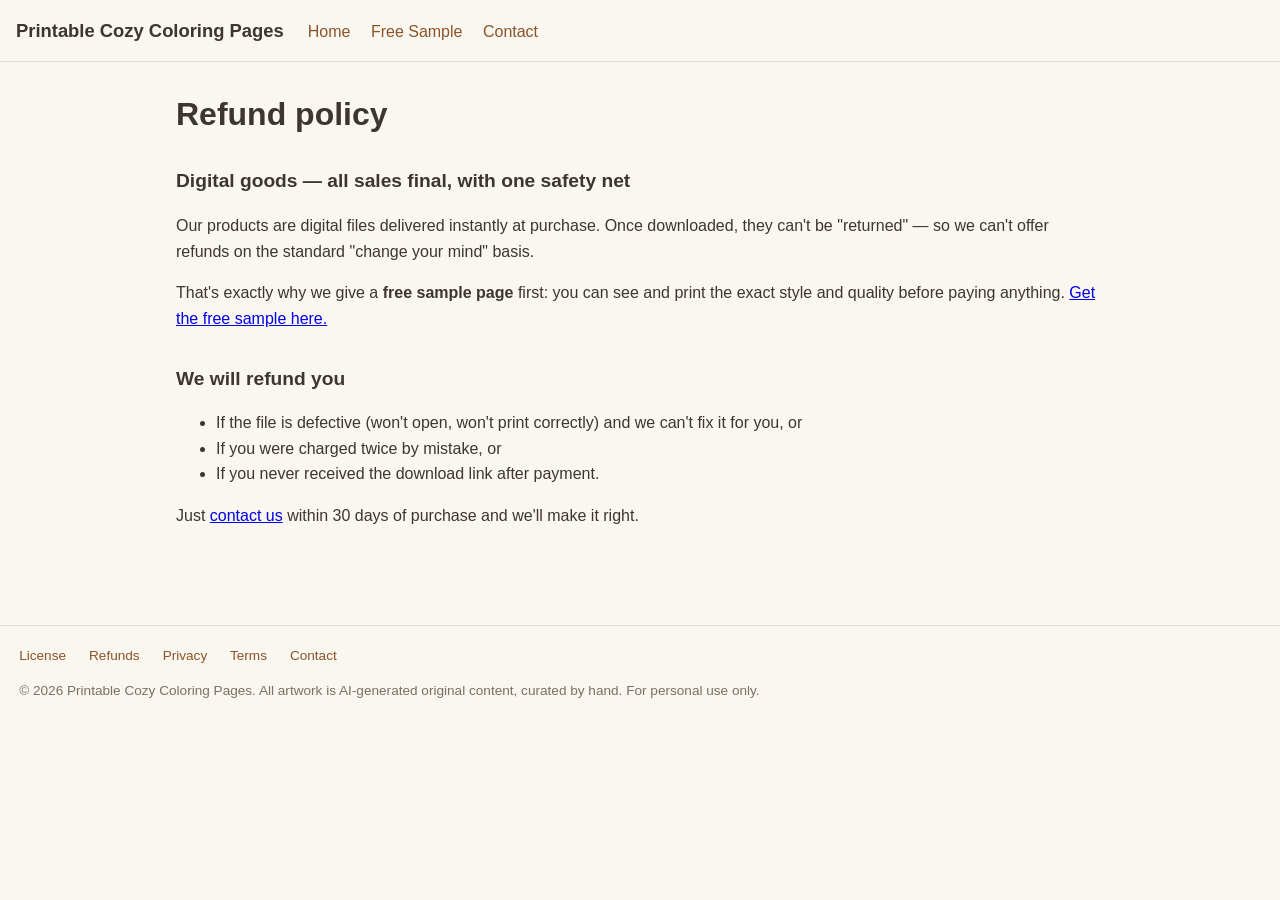
<file: refund.html>
<!DOCTYPE html>
<html lang="en">
<head>
<meta charset="utf-8">
<meta name="viewport" content="width=device-width, initial-scale=1">
<title>Refund Policy</title>
<meta name="description" content="Refund policy for Cozy Line Studio — digital PDF downloads, refund eligibility, and how to request one.">
<link rel="canonical" href="https://cozy.pulu.plus/refund.html">
<meta property="og:title" content="Refund Policy">
<meta property="og:description" content="Refund policy for Cozy Line Studio — digital PDF downloads, refund eligibility, and how to request one.">
<meta property="og:url" content="https://cozy.pulu.plus/refund.html">
<meta property="og:type" content="website">
<link rel="stylesheet" href="style.css">
</head>
<body>
<header class="site">
  <a class="brand" href="index.html">Printable Cozy Coloring Pages</a>
  <nav>
    <a href="index.html">Home</a>
    <a href="free-sample.html">Free Sample</a>
    <a href="contact.html">Contact</a>
  </nav>
</header>

<main>
  <h1>Refund policy</h1>

  <h2>Digital goods — all sales final, with one safety net</h2>
  <p>Our products are digital files delivered instantly at purchase. Once downloaded, they can't
  be "returned" — so we can't offer refunds on the standard "change your mind" basis.</p>
  <p>That's exactly why we give a <strong>free sample page</strong> first: you can see and print
  the exact style and quality before paying anything.
  <a href="free-sample.html">Get the free sample here.</a></p>

  <h2>We will refund you</h2>
  <ul>
    <li>If the file is defective (won't open, won't print correctly) and we can't fix it for you, or</li>
    <li>If you were charged twice by mistake, or</li>
    <li>If you never received the download link after payment.</li>
  </ul>
  <p>Just <a href="contact.html">contact us</a> within 30 days of purchase and we'll make it right.</p>
</main>

<footer class="site">
  <nav>
    <a href="license.html">License</a>
    <a href="refund.html">Refunds</a>
    <a href="privacy.html">Privacy</a>
    <a href="terms.html">Terms</a>
    <a href="contact.html">Contact</a>
  </nav>
  <p>© 2026 Printable Cozy Coloring Pages. All artwork is AI-generated original content, curated by hand. For personal use only.</p>
</footer>
</body>
</html>
</file>
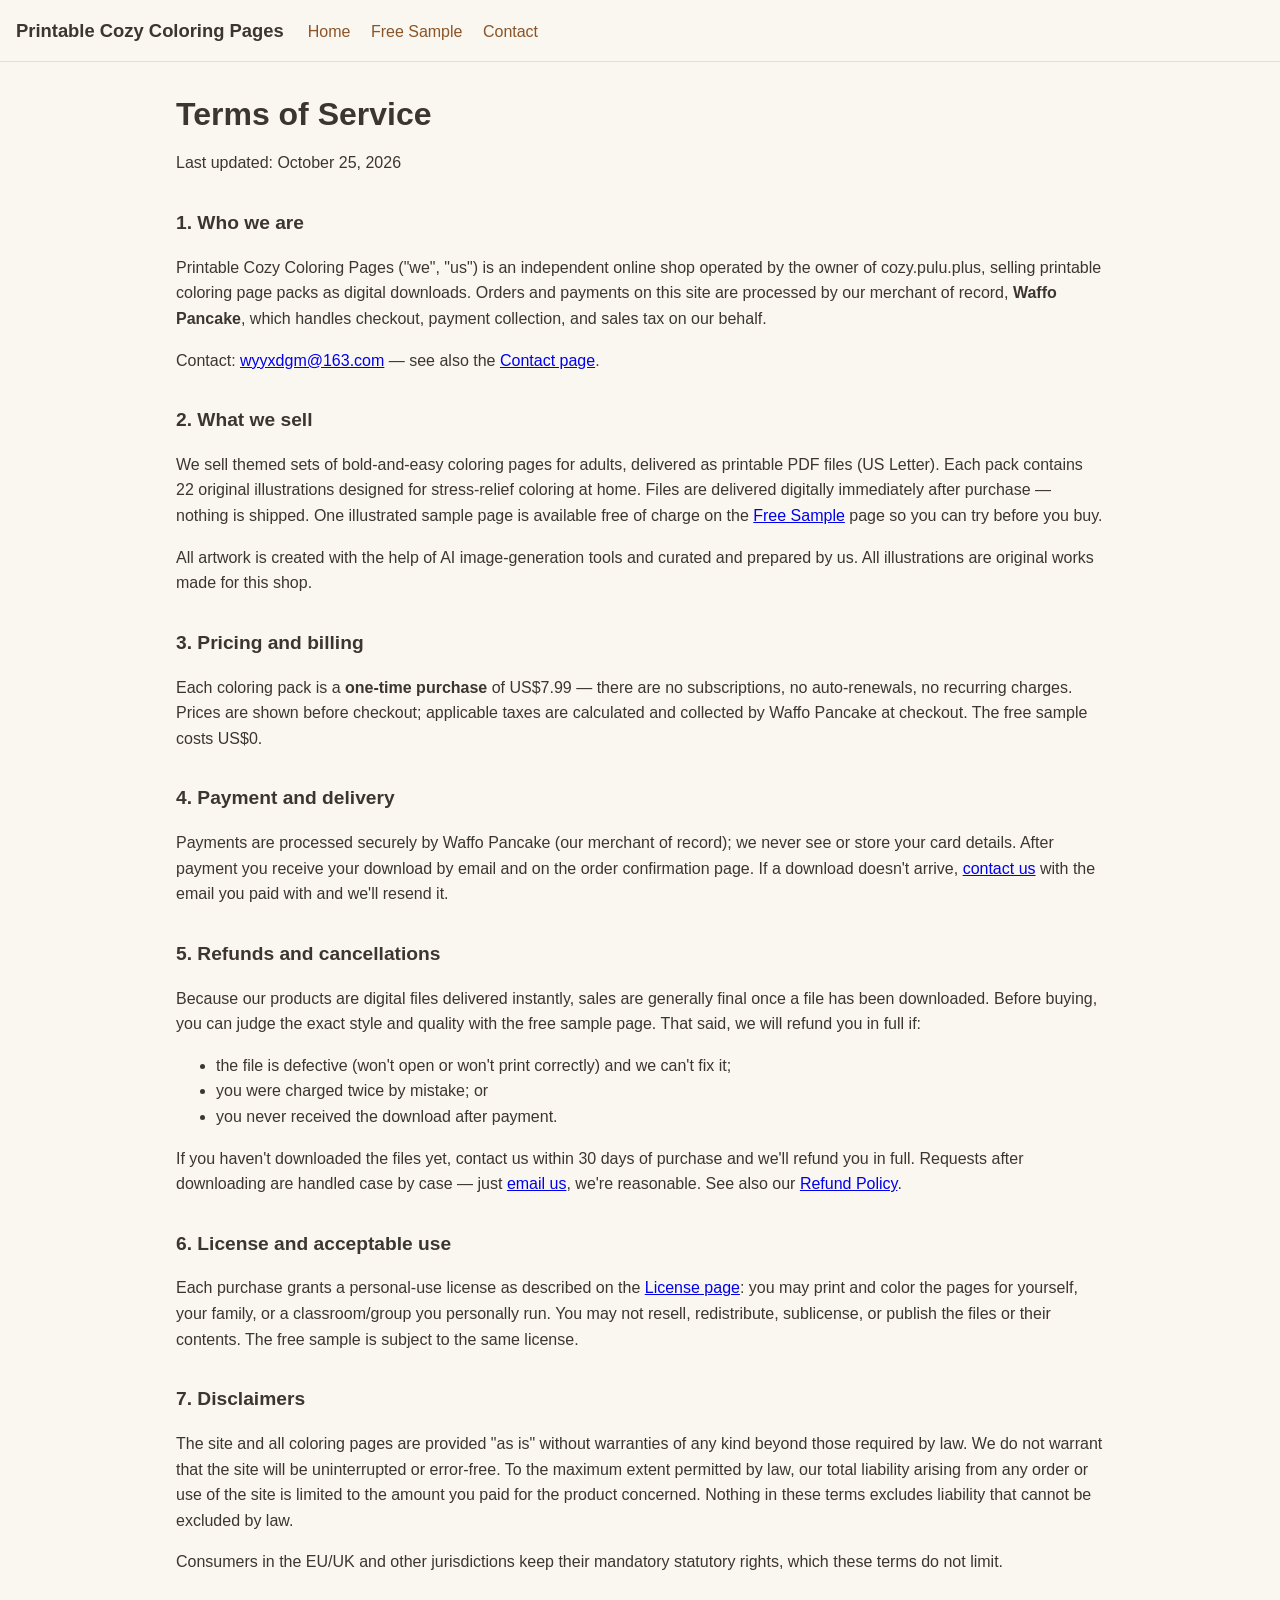
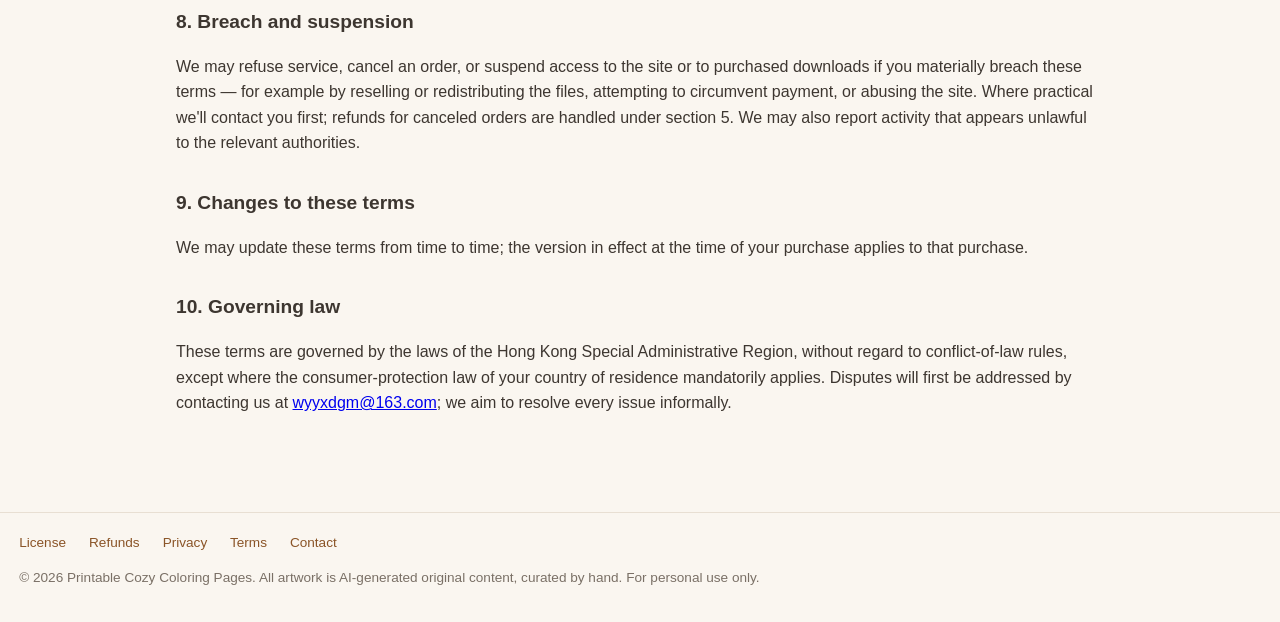
<file: terms.html>
<!DOCTYPE html>
<html lang="en">
<head>
<meta charset="utf-8">
<meta name="viewport" content="width=device-width, initial-scale=1">
<title>Terms of Service</title>
<meta name="description" content="Terms of service for Cozy Line Studio printable coloring pages — purchases, license, refunds, and acceptable use.">
<link rel="canonical" href="https://cozy.pulu.plus/terms.html">
<meta property="og:title" content="Terms of Service">
<meta property="og:description" content="Terms of service for Cozy Line Studio printable coloring pages — purchases, license, refunds, and acceptable use.">
<meta property="og:url" content="https://cozy.pulu.plus/terms.html">
<meta property="og:type" content="website">
<link rel="stylesheet" href="style.css">
</head>
<body>

<header class="site">
  <a class="brand" href="index.html">Printable Cozy Coloring Pages</a>
  <nav>
    <a href="index.html">Home</a>
    <a href="free-sample.html">Free Sample</a>
    <a href="contact.html">Contact</a>
  </nav>
</header>

<main>
  <h1>Terms of Service</h1>

  <p>Last updated: October 25, 2026</p>

  <h2>1. Who we are</h2>
  <p>Printable Cozy Coloring Pages ("we", "us") is an independent online shop operated by
  the owner of cozy.pulu.plus, selling printable coloring page packs as digital downloads.
  Orders and payments on this site are processed by our merchant of record,
  <strong>Waffo Pancake</strong>, which handles checkout, payment collection, and sales tax
  on our behalf.</p>
  <p>Contact: <a href="mailto:wyyxdgm@163.com">wyyxdgm@163.com</a> — see also the
  <a href="contact.html">Contact page</a>.</p>

  <h2>2. What we sell</h2>
  <p>We sell themed sets of bold-and-easy coloring pages for adults, delivered as printable
  PDF files (US Letter). Each pack contains 22 original illustrations designed for
  stress-relief coloring at home. Files are delivered digitally immediately after purchase —
  nothing is shipped. One illustrated sample page is available free of charge on the
  <a href="free-sample.html">Free Sample</a> page so you can try before you buy.</p>
  <p>All artwork is created with the help of AI image-generation tools and curated and
  prepared by us. All illustrations are original works made for this shop.</p>

  <h2>3. Pricing and billing</h2>
  <p>Each coloring pack is a <strong>one-time purchase</strong> of US$7.99 — there are no
  subscriptions, no auto-renewals, no recurring charges. Prices are shown before checkout;
  applicable taxes are calculated and collected by Waffo Pancake at checkout. The free sample
  costs US$0.</p>

  <h2>4. Payment and delivery</h2>
  <p>Payments are processed securely by Waffo Pancake (our merchant of record); we never see
  or store your card details. After payment you receive your download by email and on the
  order confirmation page. If a download doesn't arrive, <a href="contact.html">contact us</a>
  with the email you paid with and we'll resend it.</p>

  <h2>5. Refunds and cancellations</h2>
  <p>Because our products are digital files delivered instantly, sales are generally final
  once a file has been downloaded. Before buying, you can judge the exact style and quality
  with the free sample page. That said, we will refund you in full if:</p>
  <ul>
    <li>the file is defective (won't open or won't print correctly) and we can't fix it;</li>
    <li>you were charged twice by mistake; or</li>
    <li>you never received the download after payment.</li>
  </ul>
  <p>If you haven't downloaded the files yet, contact us within 30 days of purchase and
  we'll refund you in full. Requests after downloading are handled case by case — just
  <a href="contact.html">email us</a>, we're reasonable. See also our
  <a href="refund.html">Refund Policy</a>.</p>

  <h2>6. License and acceptable use</h2>
  <p>Each purchase grants a personal-use license as described on the
  <a href="license.html">License page</a>: you may print and color the pages for yourself,
  your family, or a classroom/group you personally run. You may not resell, redistribute,
  sublicense, or publish the files or their contents. The free sample is subject to the
  same license.</p>

  <h2>7. Disclaimers</h2>
  <p>The site and all coloring pages are provided "as is" without warranties of any kind
  beyond those required by law. We do not warrant that the site will be uninterrupted or
  error-free. To the maximum extent permitted by law, our total liability arising from any
  order or use of the site is limited to the amount you paid for the product concerned.
  Nothing in these terms excludes liability that cannot be excluded by law.</p>
  <p>Consumers in the EU/UK and other jurisdictions keep their mandatory statutory rights,
  which these terms do not limit.</p>

  <h2>8. Breach and suspension</h2>
  <p>We may refuse service, cancel an order, or suspend access to the site or to purchased
  downloads if you materially breach these terms — for example by reselling or redistributing
  the files, attempting to circumvent payment, or abusing the site. Where practical we'll
  contact you first; refunds for canceled orders are handled under section 5. We may also
  report activity that appears unlawful to the relevant authorities.</p>

  <h2>9. Changes to these terms</h2>
  <p>We may update these terms from time to time; the version in effect at the time of your
  purchase applies to that purchase.</p>

  <h2>10. Governing law</h2>
  <p>These terms are governed by the laws of the Hong Kong Special Administrative Region,
  without regard to conflict-of-law rules, except where the consumer-protection law of your
  country of residence mandatorily applies. Disputes will first be addressed by contacting
  us at <a href="mailto:wyyxdgm@163.com">wyyxdgm@163.com</a>; we aim to resolve every issue
  informally.</p>
</main>

<footer class="site">
  <nav>
    <a href="license.html">License</a>
    <a href="refund.html">Refunds</a>
    <a href="privacy.html">Privacy</a>
    <a href="terms.html">Terms</a>
    <a href="contact.html">Contact</a>
  </nav>
  <p>© 2026 Printable Cozy Coloring Pages. All artwork is AI-generated original content, curated by hand. For personal use only.</p>
</footer>
</body>
</html>
</file>
<file: style.css>
/* Cozy coloring pages — static site skeleton (internal draft, not live)
   Zero dependencies: system fonts only, no external requests. */

:root {
  --bg: #faf6f0;
  --card: #ffffff;
  --ink: #3d3630;
  --muted: #7a7066;
  --accent: #b0713e;
  --accent-dark: #8a5427;
  --line: #e8dfd3;
  --draft: #a33;
}

* { box-sizing: border-box; }

body {
  margin: 0;
  background: var(--bg);
  color: var(--ink);
  font-family: -apple-system, BlinkMacSystemFont, "Segoe UI", Roboto, Helvetica, Arial, sans-serif;
  line-height: 1.6;
}

/* Draft banner — remove at launch (after W1–W6 cleared) */
.draft-banner {
  background: var(--draft);
  color: #fff;
  text-align: center;
  font-size: 0.85rem;
  padding: 0.4rem 1rem;
}

header.site {
  padding: 1rem;
  border-bottom: 1px solid var(--line);
  display: flex;
  flex-wrap: wrap;
  gap: 0.5rem 1.5rem;
  align-items: baseline;
}

header.site .brand {
  font-weight: 700;
  font-size: 1.15rem;
  text-decoration: none;
  color: var(--ink);
}

nav a { color: var(--accent-dark); text-decoration: none; margin-right: 1rem; }
nav a:hover { text-decoration: underline; }

main { max-width: 960px; margin: 0 auto; padding: 1rem; }

h1 { font-size: 1.6rem; line-height: 1.25; margin: 0.5rem 0; }
h2 { font-size: 1.2rem; margin-top: 2rem; }

.hero p.lede { font-size: 1.05rem; color: var(--muted); max-width: 34em; }

.grid {
  display: grid;
  gap: 1rem;
  grid-template-columns: repeat(auto-fit, minmax(240px, 1fr));
  margin: 1rem 0;
}

.card {
  background: var(--card);
  border: 1px solid var(--line);
  border-radius: 10px;
  overflow: hidden;
  display: flex;
  flex-direction: column;
}

.card img { width: 100%; display: block; aspect-ratio: 1 / 1; object-fit: cover; }

.card .body { padding: 0.8rem 1rem 1rem; }
.card h3 { margin: 0 0 0.3rem; font-size: 1.05rem; }
.card p { margin: 0.2rem 0; font-size: 0.92rem; color: var(--muted); }
.card .price { font-weight: 700; color: var(--ink); font-size: 1rem; }

.card a.cover { display: block; }

.btn {
  display: inline-block;
  background: var(--accent);
  color: #fff;
  padding: 0.65rem 1.4rem;
  border-radius: 8px;
  text-decoration: none;
  font-weight: 600;
}
.btn:hover { background: var(--accent-dark); }

.btn.disabled {
  background: #c9bfb2;
  cursor: not-allowed;
}

.btn.secondary {
  background: transparent;
  color: var(--accent-dark);
  border: 1.5px solid var(--accent);
}
.btn.secondary:hover { background: #f4e9dd; }

.note {
  background: #fdf3e4;
  border: 1px solid var(--line);
  border-radius: 8px;
  padding: 0.7rem 1rem;
  font-size: 0.9rem;
}

.page-status {
  font-size: 0.85rem;
  color: var(--muted);
  border-left: 3px solid var(--line);
  padding-left: 0.7rem;
  margin: 1rem 0;
}

/* Product page thumbnails */
.thumbs {
  display: grid;
  gap: 0.6rem;
  grid-template-columns: repeat(auto-fill, minmax(140px, 1fr));
}
.thumbs figure { margin: 0; background: var(--card); border: 1px solid var(--line); border-radius: 8px; overflow: hidden; }
.thumbs img { width: 100%; aspect-ratio: 1/1; object-fit: cover; display: block; }
.thumbs figcaption { font-size: 0.78rem; color: var(--muted); padding: 0.35rem 0.5rem; }

.spec-table { border-collapse: collapse; width: 100%; max-width: 560px; font-size: 0.95rem; }
.spec-table td { padding: 0.45rem 0.8rem 0.45rem 0; border-bottom: 1px solid var(--line); vertical-align: top; }
.spec-table td:first-child { color: var(--muted); white-space: nowrap; padding-right: 1.5rem; }

footer.site {
  border-top: 1px solid var(--line);
  margin-top: 3rem;
  padding: 1.2rem;
  font-size: 0.85rem;
  color: var(--muted);
}
footer.site nav a { margin-right: 1.2rem; }

@media (min-width: 700px) {
  h1 { font-size: 2rem; }
  main { padding: 1.5rem 1rem 2rem; }
}
</file>
